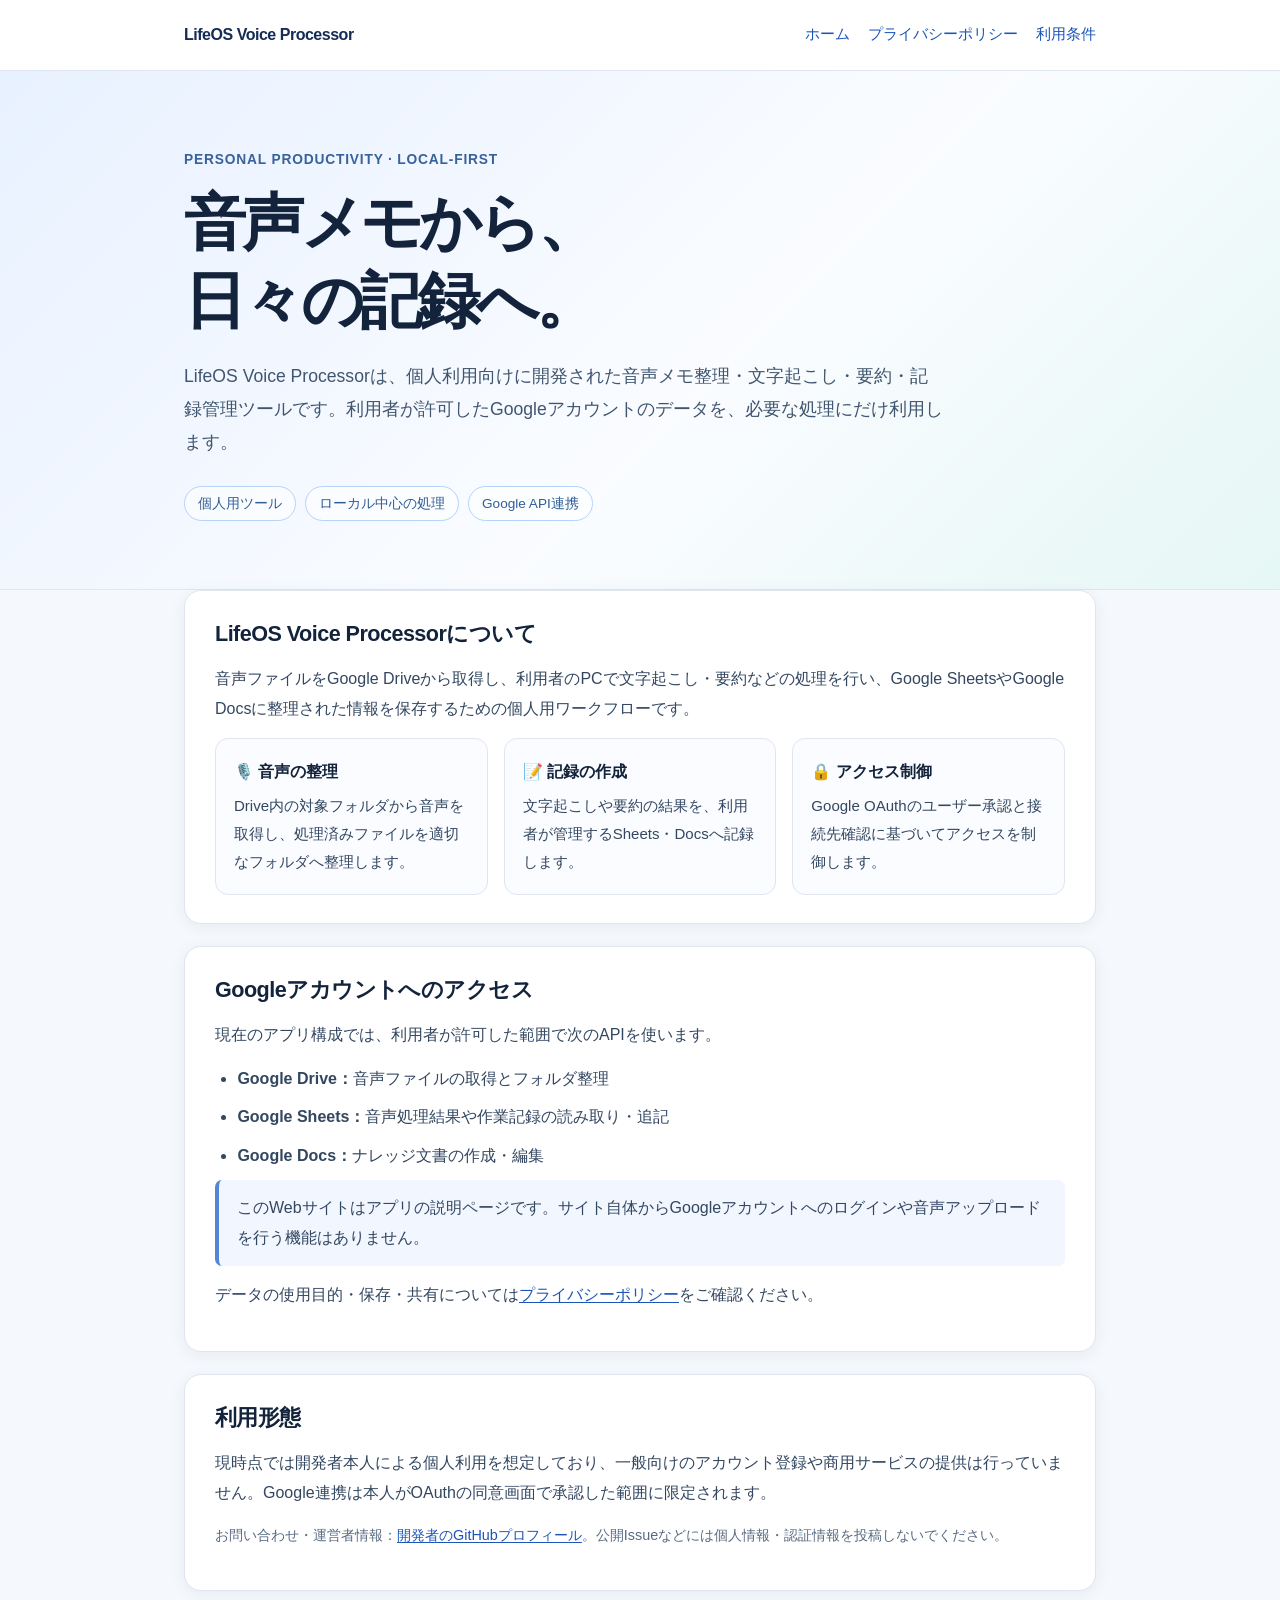
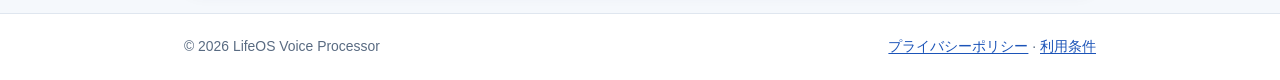
<file: index.html>
<!doctype html>
<html lang="ja">
<head>
  <meta charset="utf-8">
  <meta name="viewport" content="width=device-width, initial-scale=1">
  <meta name="description" content="LifeOS Voice Processorは個人利用向けの音声メモ整理・文字起こし・Google Workspace連携ツールです。">
  <meta name="robots" content="index, follow">
  <title>LifeOS Voice Processor | 音声メモの整理・記録</title>
  <link rel="stylesheet" href="./style.css">
</head>
<body>
<header class="nav"><div class="wrap nav-inner"><a class="brand" href="./">LifeOS Voice Processor</a><nav class="links" aria-label="サイト内ナビゲーション"><a href="./">ホーム</a><a href="./privacy.html">プライバシーポリシー</a><a href="./terms.html">利用条件</a></nav></div></header>
<section class="hero"><div class="wrap"><div class="eyebrow">PERSONAL PRODUCTIVITY · LOCAL-FIRST</div><h1>音声メモから、<br>日々の記録へ。</h1><p>LifeOS Voice Processorは、個人利用向けに開発された音声メモ整理・文字起こし・要約・記録管理ツールです。利用者が許可したGoogleアカウントのデータを、必要な処理にだけ利用します。</p><span class="pill">個人用ツール</span><span class="pill">ローカル中心の処理</span><span class="pill">Google API連携</span></div></section>
<main class="wrap">
<section class="section"><h2>LifeOS Voice Processorについて</h2><p>音声ファイルをGoogle Driveから取得し、利用者のPCで文字起こし・要約などの処理を行い、Google SheetsやGoogle Docsに整理された情報を保存するための個人用ワークフローです。</p><div class="grid"><div class="feature"><h3>🎙️ 音声の整理</h3><p>Drive内の対象フォルダから音声を取得し、処理済みファイルを適切なフォルダへ整理します。</p></div><div class="feature"><h3>📝 記録の作成</h3><p>文字起こしや要約の結果を、利用者が管理するSheets・Docsへ記録します。</p></div><div class="feature"><h3>🔒 アクセス制御</h3><p>Google OAuthのユーザー承認と接続先確認に基づいてアクセスを制御します。</p></div></div></section>
<section class="section"><h2>Googleアカウントへのアクセス</h2><p>現在のアプリ構成では、利用者が許可した範囲で次のAPIを使います。</p><ul><li><strong>Google Drive：</strong>音声ファイルの取得とフォルダ整理</li><li><strong>Google Sheets：</strong>音声処理結果や作業記録の読み取り・追記</li><li><strong>Google Docs：</strong>ナレッジ文書の作成・編集</li></ul><p class="note">このWebサイトはアプリの説明ページです。サイト自体からGoogleアカウントへのログインや音声アップロードを行う機能はありません。</p><p>データの使用目的・保存・共有については<a href="./privacy.html">プライバシーポリシー</a>をご確認ください。</p></section>
<section class="section"><h2>利用形態</h2><p>現時点では開発者本人による個人利用を想定しており、一般向けのアカウント登録や商用サービスの提供は行っていません。Google連携は本人がOAuthの同意画面で承認した範囲に限定されます。</p><p class="small">お問い合わせ・運営者情報：<a href="https://github.com/shosuke-kinoshita-home">開発者のGitHubプロフィール</a>。公開Issueなどには個人情報・認証情報を投稿しないでください。</p></section>
</main>
<footer class="footer"><div class="wrap"><span>© 2026 LifeOS Voice Processor</span><span><a href="./privacy.html">プライバシーポリシー</a> · <a href="./terms.html">利用条件</a></span></div></footer>
</body></html>
</file>
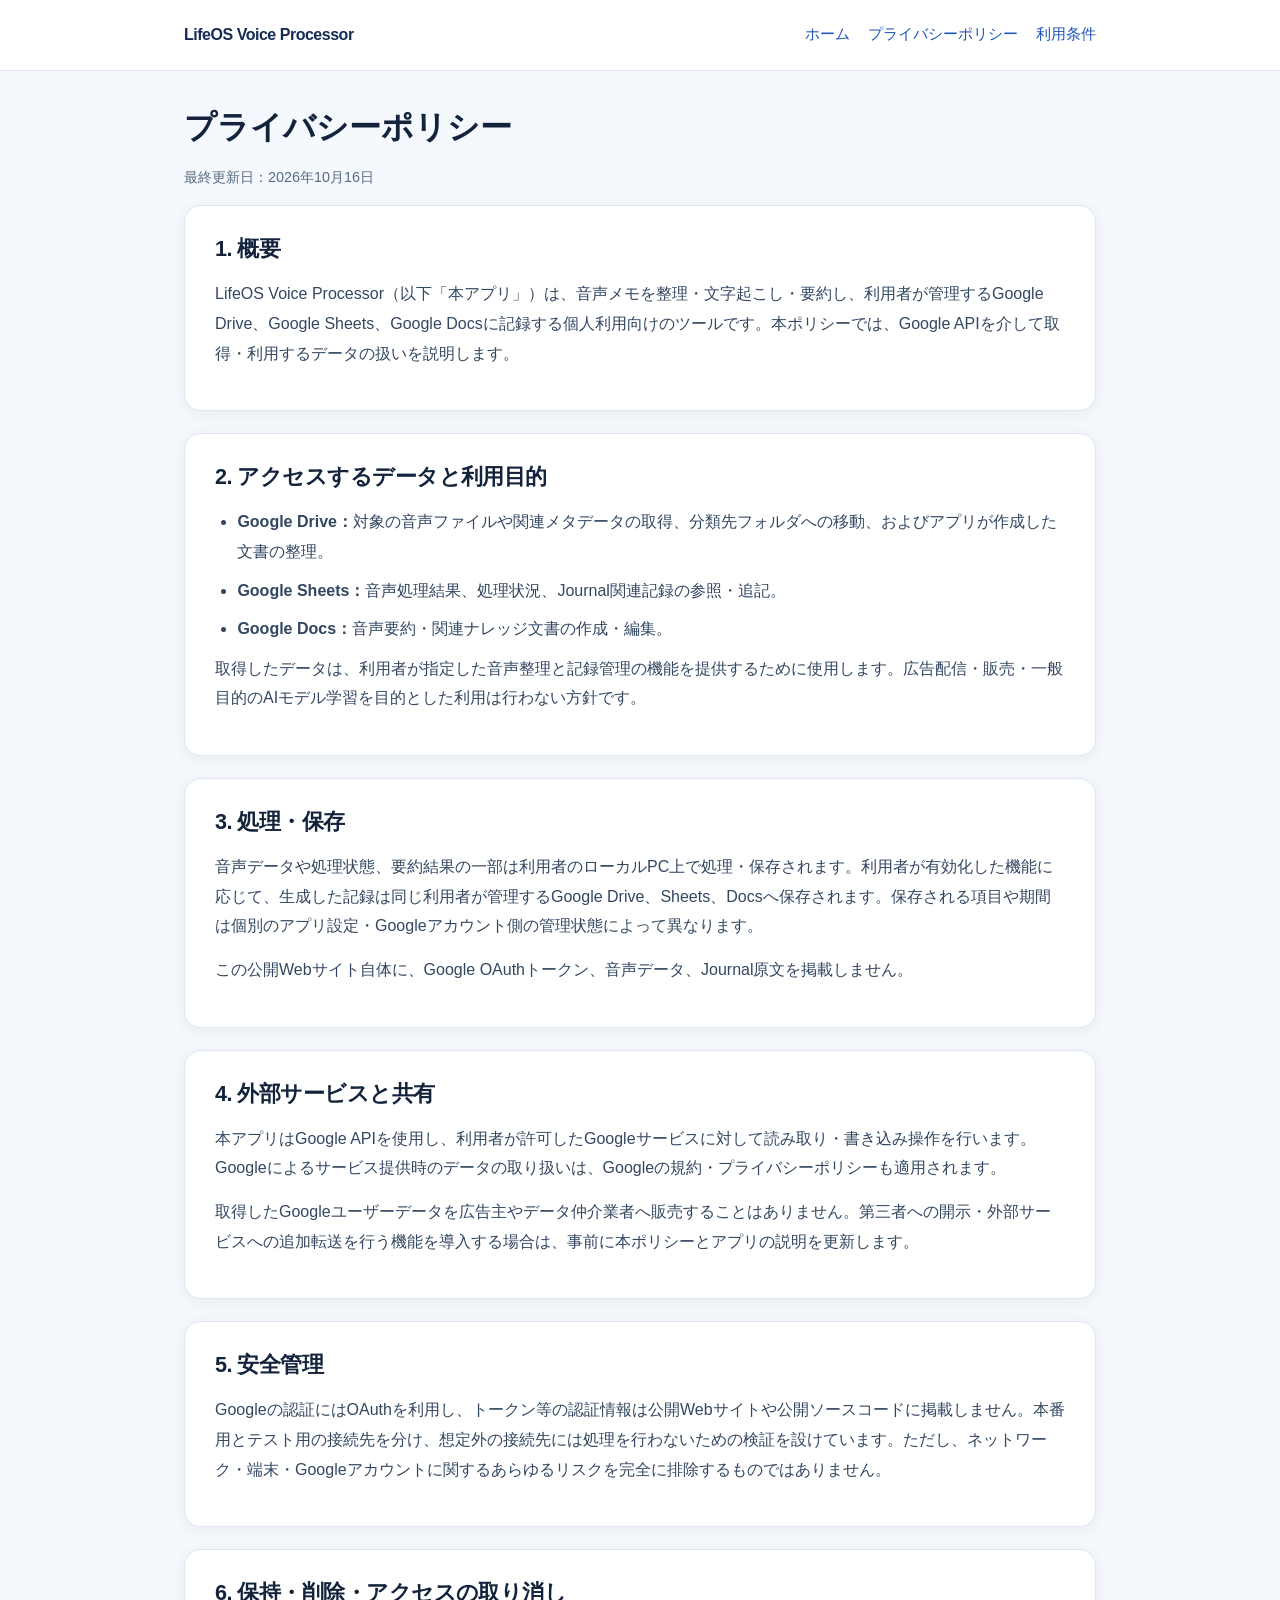
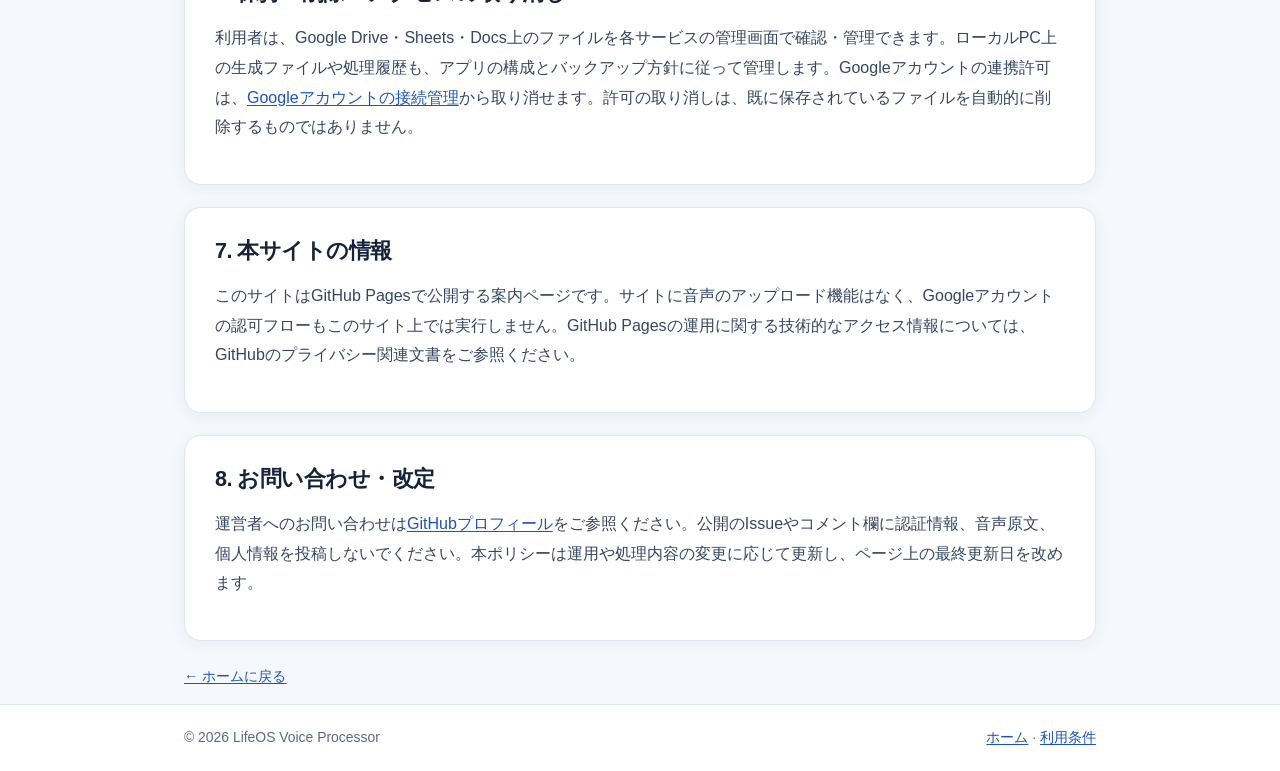
<file: privacy.html>
<!doctype html>
<html lang="ja"><head><meta charset="utf-8"><meta name="viewport" content="width=device-width, initial-scale=1"><meta name="description" content="LifeOS Voice ProcessorのGoogleユーザーデータの取り扱いについて説明します。"><title>プライバシーポリシー | LifeOS Voice Processor</title><link rel="stylesheet" href="./style.css"></head>
<body><header class="nav"><div class="wrap nav-inner"><a class="brand" href="./">LifeOS Voice Processor</a><nav class="links" aria-label="サイト内ナビゲーション"><a href="./">ホーム</a><a href="./privacy.html">プライバシーポリシー</a><a href="./terms.html">利用条件</a></nav></div></header>
<main class="wrap"><div class="doc-heading"><h1>プライバシーポリシー</h1><p class="metadata">最終更新日：2026年10月16日</p></div>
<section class="section"><h2>1. 概要</h2><p>LifeOS Voice Processor（以下「本アプリ」）は、音声メモを整理・文字起こし・要約し、利用者が管理するGoogle Drive、Google Sheets、Google Docsに記録する個人利用向けのツールです。本ポリシーでは、Google APIを介して取得・利用するデータの扱いを説明します。</p></section>
<section class="section"><h2>2. アクセスするデータと利用目的</h2><ul><li><strong>Google Drive：</strong>対象の音声ファイルや関連メタデータの取得、分類先フォルダへの移動、およびアプリが作成した文書の整理。</li><li><strong>Google Sheets：</strong>音声処理結果、処理状況、Journal関連記録の参照・追記。</li><li><strong>Google Docs：</strong>音声要約・関連ナレッジ文書の作成・編集。</li></ul><p>取得したデータは、利用者が指定した音声整理と記録管理の機能を提供するために使用します。広告配信・販売・一般目的のAIモデル学習を目的とした利用は行わない方針です。</p></section>
<section class="section"><h2>3. 処理・保存</h2><p>音声データや処理状態、要約結果の一部は利用者のローカルPC上で処理・保存されます。利用者が有効化した機能に応じて、生成した記録は同じ利用者が管理するGoogle Drive、Sheets、Docsへ保存されます。保存される項目や期間は個別のアプリ設定・Googleアカウント側の管理状態によって異なります。</p><p>この公開Webサイト自体に、Google OAuthトークン、音声データ、Journal原文を掲載しません。</p></section>
<section class="section"><h2>4. 外部サービスと共有</h2><p>本アプリはGoogle APIを使用し、利用者が許可したGoogleサービスに対して読み取り・書き込み操作を行います。Googleによるサービス提供時のデータの取り扱いは、Googleの規約・プライバシーポリシーも適用されます。</p><p>取得したGoogleユーザーデータを広告主やデータ仲介業者へ販売することはありません。第三者への開示・外部サービスへの追加転送を行う機能を導入する場合は、事前に本ポリシーとアプリの説明を更新します。</p></section>
<section class="section"><h2>5. 安全管理</h2><p>Googleの認証にはOAuthを利用し、トークン等の認証情報は公開Webサイトや公開ソースコードに掲載しません。本番用とテスト用の接続先を分け、想定外の接続先には処理を行わないための検証を設けています。ただし、ネットワーク・端末・Googleアカウントに関するあらゆるリスクを完全に排除するものではありません。</p></section>
<section class="section"><h2>6. 保持・削除・アクセスの取り消し</h2><p>利用者は、Google Drive・Sheets・Docs上のファイルを各サービスの管理画面で確認・管理できます。ローカルPC上の生成ファイルや処理履歴も、アプリの構成とバックアップ方針に従って管理します。Googleアカウントの連携許可は、<a href="https://myaccount.google.com/connections">Googleアカウントの接続管理</a>から取り消せます。許可の取り消しは、既に保存されているファイルを自動的に削除するものではありません。</p></section>
<section class="section"><h2>7. 本サイトの情報</h2><p>このサイトはGitHub Pagesで公開する案内ページです。サイトに音声のアップロード機能はなく、Googleアカウントの認可フローもこのサイト上では実行しません。GitHub Pagesの運用に関する技術的なアクセス情報については、GitHubのプライバシー関連文書をご参照ください。</p></section>
<section class="section"><h2>8. お問い合わせ・改定</h2><p>運営者へのお問い合わせは<a href="https://github.com/shosuke-kinoshita-home">GitHubプロフィール</a>をご参照ください。公開のIssueやコメント欄に認証情報、音声原文、個人情報を投稿しないでください。本ポリシーは運用や処理内容の変更に応じて更新し、ページ上の最終更新日を改めます。</p></section>
<p class="small"><a href="./">← ホームに戻る</a></p></main><footer class="footer"><div class="wrap"><span>© 2026 LifeOS Voice Processor</span><span><a href="./">ホーム</a> · <a href="./terms.html">利用条件</a></span></div></footer></body></html>
</file>
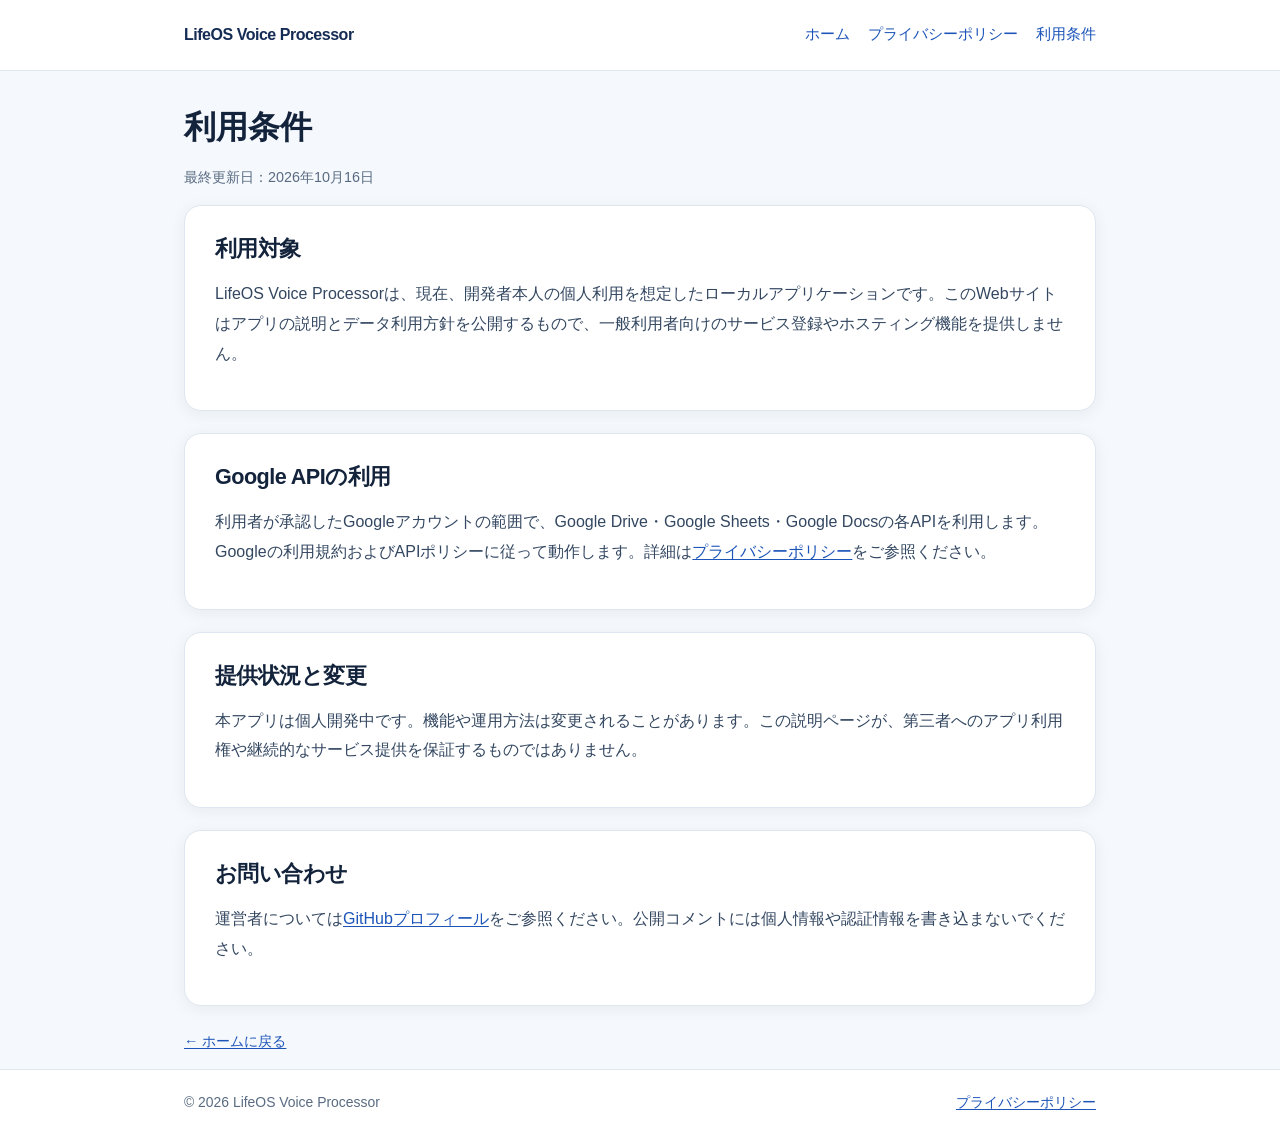
<file: terms.html>
<!doctype html>
<html lang="ja"><head><meta charset="utf-8"><meta name="viewport" content="width=device-width, initial-scale=1"><meta name="description" content="LifeOS Voice Processorの利用条件。"><title>利用条件 | LifeOS Voice Processor</title><link rel="stylesheet" href="./style.css"></head><body><header class="nav"><div class="wrap nav-inner"><a class="brand" href="./">LifeOS Voice Processor</a><nav class="links" aria-label="サイト内ナビゲーション"><a href="./">ホーム</a><a href="./privacy.html">プライバシーポリシー</a><a href="./terms.html">利用条件</a></nav></div></header><main class="wrap"><div class="doc-heading"><h1>利用条件</h1><p class="metadata">最終更新日：2026年10月16日</p></div><section class="section"><h2>利用対象</h2><p>LifeOS Voice Processorは、現在、開発者本人の個人利用を想定したローカルアプリケーションです。このWebサイトはアプリの説明とデータ利用方針を公開するもので、一般利用者向けのサービス登録やホスティング機能を提供しません。</p></section><section class="section"><h2>Google APIの利用</h2><p>利用者が承認したGoogleアカウントの範囲で、Google Drive・Google Sheets・Google Docsの各APIを利用します。Googleの利用規約およびAPIポリシーに従って動作します。詳細は<a href="./privacy.html">プライバシーポリシー</a>をご参照ください。</p></section><section class="section"><h2>提供状況と変更</h2><p>本アプリは個人開発中です。機能や運用方法は変更されることがあります。この説明ページが、第三者へのアプリ利用権や継続的なサービス提供を保証するものではありません。</p></section><section class="section"><h2>お問い合わせ</h2><p>運営者については<a href="https://github.com/shosuke-kinoshita-home">GitHubプロフィール</a>をご参照ください。公開コメントには個人情報や認証情報を書き込まないでください。</p></section><p class="small"><a href="./">← ホームに戻る</a></p></main><footer class="footer"><div class="wrap"><span>© 2026 LifeOS Voice Processor</span><span><a href="./privacy.html">プライバシーポリシー</a></span></div></footer></body></html>
</file>
<file: style.css>
:root{color-scheme:light;--ink:#13233b;--muted:#596b82;--line:#dfe6ef;--blue:#2863cc;--surface:#fff;--bg:#f5f8fc;--accent:#d9edff}
*{box-sizing:border-box}html{scroll-behavior:smooth}body{margin:0;font-family:-apple-system,BlinkMacSystemFont,"Hiragino Kaku Gothic ProN","Noto Sans JP","Yu Gothic",Meiryo,sans-serif;background:var(--bg);color:var(--ink);line-height:1.85}
a{color:#1c54b8;text-underline-offset:.15em}a:focus-visible{outline:3px solid #efb73e;outline-offset:3px}
.wrap{max-width:960px;padding:0 24px;margin:auto}.nav{background:#fff;border-bottom:1px solid var(--line)}.nav-inner{display:flex;align-items:center;justify-content:space-between;min-height:70px;gap:20px}.brand{font-weight:780;color:#152c55;text-decoration:none;letter-spacing:-.03em}.links{display:flex;flex-wrap:wrap;gap:18px;font-size:.92rem}.links a{text-decoration:none}.links a:hover{text-decoration:underline}
.hero{background:linear-gradient(135deg,#e8f1ff 0%,#fafcff 57%,#e5f7f5 100%);border-bottom:1px solid var(--line);padding:76px 0 68px}.eyebrow{font-size:.86rem;color:#38629b;font-weight:750;letter-spacing:.06em}.hero h1{font-size:clamp(2.15rem,5.8vw,3.9rem);line-height:1.25;letter-spacing:-.06em;margin:12px 0 20px}.hero p{font-size:1.1rem;color:#40556f;max-width:760px;margin:0 0 22px}.pill{display:inline-block;border:1px solid #b6d3fa;background:#fff7;border-radius:999px;padding:4px 13px;font-size:.85rem;color:#305e96;margin:6px 9px 0 0}
main{padding:38px 0 70px}.section{background:#fff;border:1px solid var(--line);border-radius:17px;padding:28px 30px;margin-bottom:22px;box-shadow:0 3px 16px #203d6210}.section h2{font-size:1.35rem;letter-spacing:-.025em;line-height:1.4;margin:0 0 15px}.section h3{font-size:1.05rem;margin:19px 0 8px}.section p{margin:8px 0 14px;color:#334761}.section ul{padding-left:1.4em;margin:6px 0 10px;color:#334761}.section li{margin:9px 0}.grid{display:grid;grid-template-columns:repeat(3,minmax(0,1fr));gap:16px}.feature{border:1px solid var(--line);border-radius:13px;background:#fafcff;padding:18px}.feature h3{margin:0 0 6px;font-size:1rem}.feature p{margin:0;font-size:.94rem}.note{background:#f1f6ff;border-left:4px solid #5286d6;border-radius:7px;padding:13px 18px;color:#264969}.small{font-size:.9rem;color:var(--muted)!important}.footer{background:#fff;border-top:1px solid var(--line);padding:20px 0;color:var(--muted);font-size:.87rem}.footer .wrap{display:flex;gap:20px;flex-wrap:wrap;justify-content:space-between}.doc-heading{padding-top:34px}.doc-heading h1{font-size:2rem;line-height:1.4;margin:0 0 8px}.metadata{color:var(--muted);font-size:.9rem}
@media(max-width:680px){.nav-inner{flex-direction:column;align-items:flex-start;gap:6px;padding-top:12px;padding-bottom:12px}.links{gap:12px}.hero{padding:47px 0}.grid{grid-template-columns:1fr}.section{padding:21px 20px}.wrap{padding:0 16px}}
</file>
